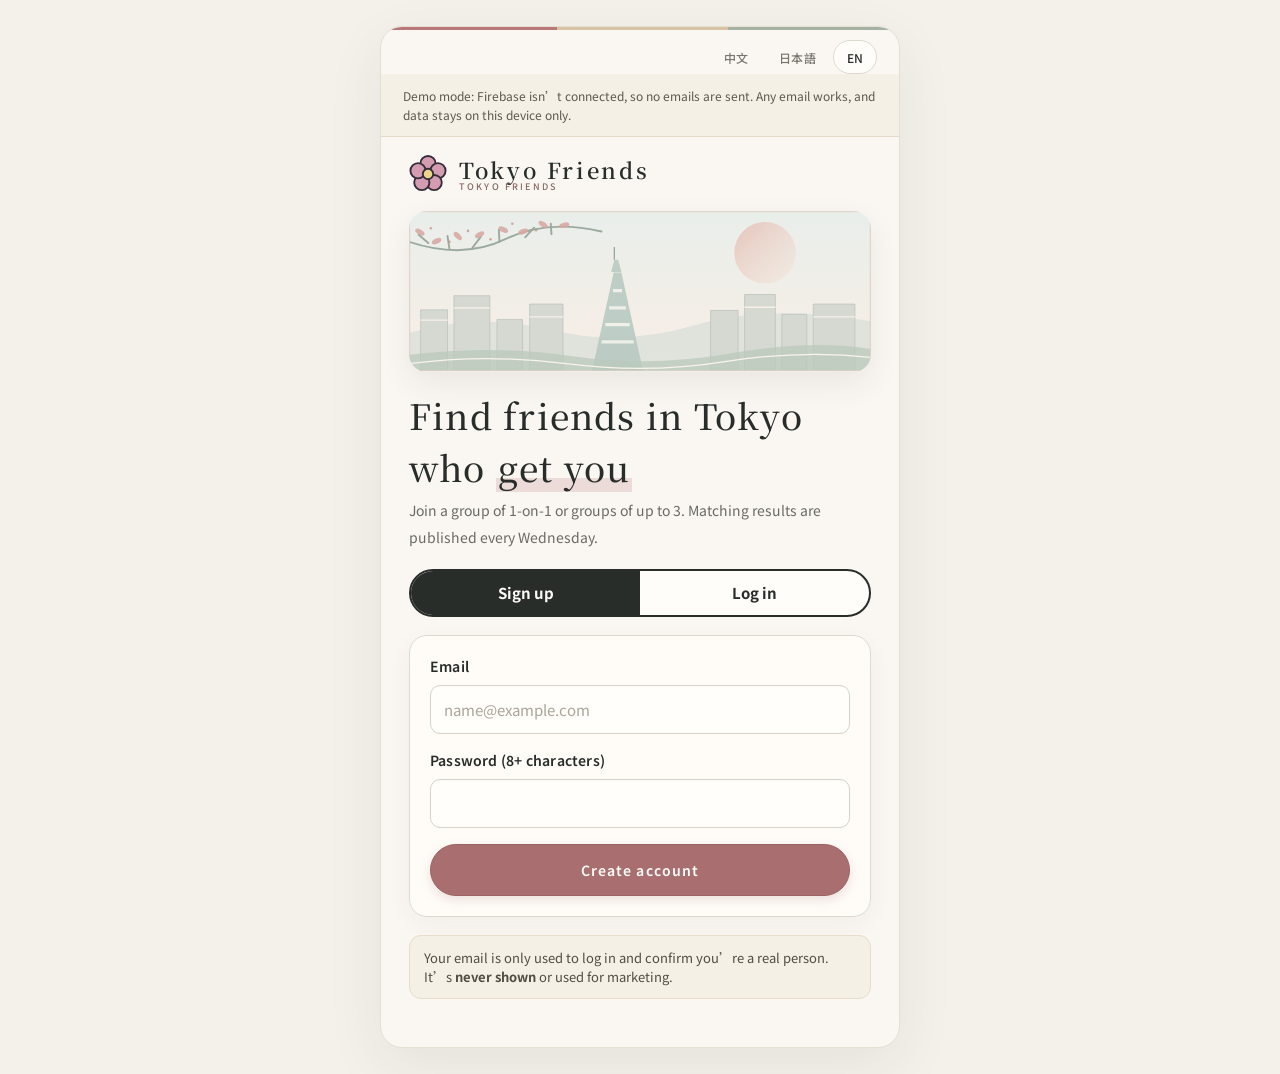
<file: index.html>
<!doctype html>
<html lang="zh-Hant">
<head>
  <meta charset="utf-8">
  <meta name="viewport" content="width=device-width, initial-scale=1, viewport-fit=cover">
  <title>東京友伴 Tokyo Friends</title>
  <meta name="description" content="在東京，找到合得來的朋友。東京で気の合う友達を。Find friends in Tokyo.">
  <link rel="preconnect" href="https://fonts.googleapis.com">
  <link rel="preconnect" href="https://fonts.gstatic.com" crossorigin>
  <link rel="stylesheet" href="https://fonts.googleapis.com/css2?family=Noto+Sans+JP:wght@400;500;600;700&family=Noto+Sans+TC:wght@400;500;600;700&family=Noto+Serif+JP:wght@400;500;600&family=Noto+Serif+TC:wght@400;500;600&display=swap">
  <link rel="stylesheet" href="style.css?v=20261018-5">
</head>
<body>
  <!-- 插畫元件（原創） -->
  <svg width="0" height="0" style="position:absolute" aria-hidden="true">
    <symbol id="plum" viewBox="0 0 40 40">
      <g fill="#FF8FB8" stroke="#3B2A45" stroke-width="2">
        <circle cx="20" cy="9" r="8"/><circle cx="30.5" cy="16.6" r="8"/><circle cx="26.5" cy="29" r="8"/>
        <circle cx="13.5" cy="29" r="8"/><circle cx="9.5" cy="16.6" r="8"/>
      </g>
      <circle cx="20" cy="20" r="5.5" fill="#FFD93D" stroke="#3B2A45" stroke-width="2"/>
    </symbol>
    <symbol id="bubbletea" viewBox="0 0 48 72">
      <path d="M27 2l-4 22" stroke="#3B2A45" stroke-width="7" stroke-linecap="round"/>
      <path d="M27 2l-4 22" stroke="#FF6FAE" stroke-width="3.5" stroke-linecap="round"/>
      <path d="M6 22h36l-5 44a4 4 0 0 1-4 4H15a4 4 0 0 1-4-4z" fill="#F7D3AE" stroke="#3B2A45" stroke-width="2.5" stroke-linejoin="round"/>
      <rect x="3" y="17" width="42" height="7" rx="3.5" fill="#FFFFFF" stroke="#3B2A45" stroke-width="2.5"/>
      <g fill="#3B2A45"><circle cx="16" cy="61" r="3.2"/><circle cx="24" cy="63" r="3.2"/><circle cx="32" cy="61" r="3.2"/><circle cx="20" cy="55" r="3.2"/><circle cx="28" cy="55" r="3.2"/></g>
      <circle cx="18" cy="38" r="2.2" fill="#3B2A45"/><circle cx="30" cy="38" r="2.2" fill="#3B2A45"/>
      <ellipse cx="13.5" cy="43" rx="3.5" ry="2" fill="#FF6FAE" opacity=".6"/><ellipse cx="34.5" cy="43" rx="3.5" ry="2" fill="#FF6FAE" opacity=".6"/>
      <path d="M21 43q3 3 6 0" fill="none" stroke="#3B2A45" stroke-width="2" stroke-linecap="round"/>
    </symbol>
    <symbol id="lantern" viewBox="0 0 30 44">
      <circle cx="15" cy="38" r="5" fill="#FFE27A" opacity=".7"/>
      <path d="M2 2h26l-5 30H7z" fill="currentColor" stroke="#3B2A45" stroke-width="2.2" stroke-linejoin="round"/>
      <path d="M8 2l2 30M22 2l-2 30" stroke="#3B2A45" stroke-width="1.2" opacity=".35"/>
      <circle cx="15" cy="36" r="2.6" fill="#FF9F1C" stroke="#3B2A45" stroke-width="1.4"/>
    </symbol>
  </svg>

  <main class="app">
    <div class="langbar" role="group" aria-label="Language">
      <button type="button" class="lang-btn" data-lang="zh">中文</button>
      <button type="button" class="lang-btn" data-lang="ja">日本語</button>
      <button type="button" class="lang-btn" data-lang="en">EN</button>
    </div>

    <div id="demo-banner" class="demo-banner" data-i18n-html="demo" hidden></div>

    <!-- 1. 手機註冊 -->
    <section id="screen-register" class="screen" hidden>
      <header class="brand">
        <svg class="brand-mark" aria-hidden="true"><use href="#plum"/></svg>
        <span class="brand-text">
          <span class="brand-name" data-i18n="brand"></span>
          <span class="brand-sub">TOKYO FRIENDS</span>
        </span>
      </header>

      <!-- Tokyo seasonal illustration: quiet ink lines and muted sakura tones -->
      <svg class="banner" viewBox="0 0 720 250" role="img" data-i18n-aria="bannerAlt">
        <defs>
          <linearGradient id="tokyo-sky" x1="0" y1="0" x2="0" y2="1">
            <stop offset="0" stop-color="#e9eeeb"/>
            <stop offset="1" stop-color="#f8eee5"/>
          </linearGradient>
          <linearGradient id="tokyo-sun" x1="0" y1="0" x2="1" y2="1">
            <stop offset="0" stop-color="#e4b8ad" stop-opacity=".8"/>
            <stop offset="1" stop-color="#f1d8c9" stop-opacity=".2"/>
          </linearGradient>
          <clipPath id="banner-clip"><rect x="1" y="1" width="718" height="248" rx="12"/></clipPath>
        </defs>
        <g clip-path="url(#banner-clip)">
          <rect width="720" height="250" fill="url(#tokyo-sky)"/>
          <circle cx="555" cy="65" r="48" fill="url(#tokyo-sun)"/>
          <path d="M0 190 Q110 158 220 185 T445 178 T720 172 V250 H0Z" fill="#d8e0d8" opacity=".72"/>
          <g fill="#d6d8d2" stroke="#b6beb7" stroke-width="1">
            <path d="M18 154h42v96H18z M70 132h56v118H70z M137 169h40v81h-40z M188 145h52v105h-52z M470 155h43v95h-43z M523 130h48v120h-48z M581 161h39v89h-39z M630 145h65v105h-65z"/>
            <path d="M18 170h42M70 151h56M188 165h52M523 150h48M630 165h65" fill="none" stroke="#f7f1e9" stroke-width="2"/>
          </g>
          <g fill="#b9c9c1" opacity=".9">
            <path d="M285 250l34-154h12l34 154z"/>
            <path d="M300 204h50M306 177h38M312 151h26M318 124h14" fill="none" stroke="#eef0e9" stroke-width="5"/>
            <path d="M315 95h16l-5-19h-6z"/>
            <path d="M320 76v-20" stroke="#8c9e96" stroke-width="2"/>
          </g>
          <g fill="none" stroke="#9caa9f" stroke-width="3" stroke-linecap="round">
            <path d="M0 48Q85 76 150 44T300 32"/>
            <path d="M30 50l-15-13M63 59l-3-20M99 57l13-17M141 48l-1-19M181 41l14-15M222 36l-1-16"/>
          </g>
          <g fill="#d8a8a1" opacity=".88">
            <ellipse cx="17" cy="33" rx="8" ry="4" transform="rotate(30 17 33)"/>
            <ellipse cx="43" cy="47" rx="8" ry="4" transform="rotate(-25 43 47)"/>
            <ellipse cx="76" cy="39" rx="8" ry="4" transform="rotate(45 76 39)"/>
            <ellipse cx="110" cy="37" rx="8" ry="4" transform="rotate(-30 110 37)"/>
            <ellipse cx="147" cy="29" rx="8" ry="4" transform="rotate(25 147 29)"/>
            <ellipse cx="178" cy="32" rx="8" ry="4" transform="rotate(-20 178 32)"/>
            <ellipse cx="209" cy="21" rx="8" ry="4" transform="rotate(35 209 21)"/>
            <ellipse cx="242" cy="22" rx="8" ry="4" transform="rotate(-15 242 22)"/>
          </g>
          <g fill="#c58c84" opacity=".72">
            <circle cx="34" cy="27" r="2"/><circle cx="63" cy="48" r="2"/><circle cx="92" cy="31" r="2"/>
            <circle cx="127" cy="44" r="2"/><circle cx="161" cy="20" r="2"/><circle cx="198" cy="30" r="2"/>
          </g>
          <path d="M0 224Q130 208 252 226T500 222T720 215V250H0Z" fill="#b9c9bd" opacity=".7"/>
          <path d="M0 238Q120 222 245 238T490 235T720 228" fill="none" stroke="#f9f3eb" stroke-width="2"/>
        </g>
        <rect x="1" y="1" width="718" height="248" rx="12" fill="none" stroke="#d9cec2" stroke-width="1.5"/>
      </svg>

      <div class="intro">
        <h1 data-i18n-html="heroTitle"></h1>
        <p class="muted" data-i18n="heroSub"></p>
      </div>

      <div class="auth-tabs" role="group" data-i18n-aria="authMode">
        <button type="button" class="auth-tab" data-mode="signup" data-i18n="tabSignup"></button>
        <button type="button" class="auth-tab" data-mode="login" data-i18n="tabLogin"></button>
      </div>

      <form id="auth-form" class="card" novalidate>
        <div class="field">
          <label for="email" data-i18n="emailLabel"></label>
          <input id="email" type="email" inputmode="email" autocomplete="email" placeholder="name@example.com" required>
        </div>
        <div class="field">
          <label for="password" id="password-label" data-i18n="passwordLabel"></label>
          <input id="password" type="password" autocomplete="new-password" minlength="8" required>
        </div>
        <button id="auth-submit" type="submit" class="btn btn-primary"></button>
        <button id="forgot" type="button" class="btn-link" data-i18n="forgot" hidden></button>
      </form>

      <div id="verify-box" class="card verify-box" hidden>
        <h2 data-i18n="verifyTitle"></h2>
        <p class="muted" id="verify-text"></p>
        <button id="verify-done" type="button" class="btn btn-primary" data-i18n="verifyDone"></button>
        <button id="verify-resend" type="button" class="btn btn-outline" data-i18n="verifyResend"></button>
        <button id="logout-0" type="button" class="btn-link" data-i18n="useOtherEmail"></button>
      </div>

      <p id="register-info" class="info" role="status"></p>
      <p id="register-error" class="error" role="alert"></p>
      <p class="note small" data-i18n-html="privacyNote"></p>
    </section>

    <!-- 2. 個人檔案 -->
    <section id="screen-profile" class="screen" hidden>
      <div class="topbar">
        <span class="step" data-i18n="step2"></span>
        <button id="logout-1" type="button" class="btn-link" data-i18n="logout"></button>
      </div>

      <div class="intro">
        <h1 data-i18n="profileTitle"></h1>
        <p class="muted" data-i18n="profileSub"></p>
      </div>

      <form id="profile-form" novalidate>
        <div class="field avatar-field">
          <span class="field-title" data-i18n="avatarTitle"></span>
          <div class="avatar-row">
            <div class="avatar-preview" aria-hidden="true">
              <img id="avatar-img" alt="" hidden>
              <span id="avatar-placeholder" class="avatar-ph"><svg><use href="#plum"/></svg></span>
            </div>
            <div class="avatar-actions">
              <label for="avatar-file" class="btn btn-outline btn-small" data-i18n="choosePhoto"></label>
              <input id="avatar-file" class="visually-hidden" type="file" accept="image/*">
              <button id="avatar-remove" type="button" class="btn-link" data-i18n="removePhoto" hidden></button>
            </div>
          </div>
          <p class="hint" data-i18n="avatarHint"></p>
        </div>

        <div class="field">
          <label for="nick" data-i18n="nick"></label>
          <input id="nick" type="text" maxlength="20" data-i18n-ph="nickPh" required>
        </div>

        <div class="field">
          <label for="line-id" data-i18n="lineIdLabel"></label>
          <input id="line-id" type="text" maxlength="100" autocomplete="off" data-i18n-ph="lineIdPlaceholder" required>
          <p class="hint" data-i18n="lineIdHint"></p>
          <label class="agree line-share-consent">
            <input id="line-share-consent" type="checkbox" required>
            <span data-i18n="lineShareConsent"></span>
          </label>
        </div>

        <div class="field">
          <label for="gender" data-i18n="myGender"></label>
          <select id="gender" required>
            <option value="" data-i18n="genderPick"></option>
            <option value="female" data-i18n="genderFemale"></option>
            <option value="male" data-i18n="genderMale"></option>
            <option value="nonbinary" data-i18n="genderNonbinary"></option>
            <option value="prefer-not-to-say" data-i18n="genderPreferNot"></option>
          </select>
        </div>

        <div class="field">
          <label for="nationality" data-i18n="nationality"></label>
          <select id="nationality" required></select>
          <input id="nationality-other" type="text" maxlength="30" data-i18n-ph="nationalityOtherPh" data-i18n-aria="nationalityOtherPh" hidden>
        </div>

        <div class="field">
          <label for="area" data-i18n="area"></label>
          <select id="area" required></select>
          <input id="area-other" type="text" maxlength="30" data-i18n-ph="areaOtherPh" hidden>
        </div>

        <fieldset class="field">
          <legend><span data-i18n="interests"></span><span id="interest-count" class="count"></span></legend>
          <div id="chips-interests" class="chip-groups"></div>
        </fieldset>

        <fieldset class="field">
          <legend data-i18n="activities"></legend>
          <div id="chips-activities" class="chip-groups"></div>
          <input id="activity-other" type="text" maxlength="40" data-i18n-ph="activityOtherPh" data-i18n-aria="activityOtherPh">
        </fieldset>

        <fieldset class="field">
          <legend data-i18n="langs"></legend>
          <div id="chips-langs" class="chips"></div>
          <div id="lang-levels" class="lang-levels"></div>
        </fieldset>

        <fieldset class="field">
          <legend data-i18n="wants"></legend>
          <div id="chips-wants" class="chips"></div>
        </fieldset>

        <fieldset class="field">
          <legend data-i18n="genderWant"></legend>
          <div id="chips-genderwant" class="chips"></div>
        </fieldset>

        <fieldset class="field">
          <legend data-i18n="ageTitle"></legend>
          <div class="free-box">
            <label for="age" class="sub-label" data-i18n="myAge"></label>
            <select id="age" required></select>
            <span class="sub-label" data-i18n="ageWant"></span>
            <div id="chips-agewant" class="chips"></div>
          </div>
          <p class="hint" data-i18n="ageHint"></p>
        </fieldset>

        <fieldset class="field">
          <legend data-i18n="friendStyle"></legend>
          <p class="hint" data-i18n="friendStyleHint"></p>
          <div id="prefs-box" class="free-box"></div>
        </fieldset>

        <fieldset class="field">
          <legend data-i18n="freeTime"></legend>
          <div class="free-box">
            <label for="lifestyle" class="sub-label" data-i18n="lifestyle"></label>
            <select id="lifestyle" required></select>
            <span class="sub-label" data-i18n="freeTimeWhen"></span>
            <div id="chips-free" class="chips"></div>
            <div class="availability-calendar">
              <p class="sub-label" data-i18n="calendarTitle"></p>
              <p class="hint" data-i18n="calendarHint"></p>
              <div id="availability-calendar" class="calendar-weeks"></div>
              <p id="availability-count" class="hint" aria-live="polite"></p>
            </div>
          </div>
        </fieldset>

        <div class="field">
          <label for="years" data-i18n="years"></label>
          <select id="years" required></select>
        </div>

        <label class="agree">
          <input id="agree" type="checkbox" required>
          <span data-i18n-html="agree"></span>
        </label>

        <p id="profile-error" class="error" role="alert"></p>
        <button type="submit" class="btn btn-primary" data-i18n="save"></button>
      </form>
    </section>

    <!-- 3. 配對結果 -->
    <section id="screen-match" class="screen" hidden>
      <div class="topbar">
        <button id="edit-profile" type="button" class="btn-link" data-i18n="editProfile"></button>
        <button id="logout-2" type="button" class="btn-link" data-i18n="logout"></button>
      </div>

      <div id="waiting" hidden>
        <div class="intro">
          <svg class="waiting-art" aria-hidden="true"><use href="#bubbletea"/></svg>
          <p class="eyebrow" data-i18n="doneEyebrow"></p>
          <h1 data-i18n="waitingTitle"></h1>
          <p class="muted" data-i18n="waitingSub"></p>
        </div>
        <div class="card summary" id="my-summary"></div>
      </div>

      <div id="group" hidden>
        <div class="intro">
          <p class="eyebrow" data-i18n="matchedEyebrow"></p>
          <h1 data-i18n="groupTitle"></h1>
        </div>
        <div class="card">
          <ul id="members" class="members"></ul>
          <div class="common">
            <div class="label" data-i18n="common"></div>
            <div id="common-tags" class="tags"></div>
          </div>
        </div>
        <div class="card meet">
          <span class="meet-icon" aria-hidden="true">
            <svg width="22" height="22" viewBox="0 0 24 24" fill="none" stroke="currentColor" stroke-width="2" stroke-linecap="round" stroke-linejoin="round"><rect x="3.5" y="5" width="17" height="15" rx="2.5"/><path d="M3.5 10h17M8 3v4M16 3v4"/></svg>
          </span>
          <div>
            <div class="meet-title" data-i18n="meetTitle"></div>
            <div id="meet-text" class="muted small"></div>
          </div>
        </div>
        <a id="chat-link" class="btn btn-primary" href="#" target="_blank" rel="noopener" data-i18n="joinChat" hidden></a>
      </div>

      <div class="footer-links">
        <a href="#rules" class="open-rules" data-i18n="rules"></a>
        <a id="report-link" href="mailto:REPLACE_WITH_CONTACT_EMAIL?subject=Tokyo%20Friends%20report" data-i18n="report"></a>
      </div>
    </section>

    <!-- 社群守則 -->
    <dialog id="rules-dialog" class="dialog">
      <h2 data-i18n="rulesTitle"></h2>
      <ul id="rules-list"></ul>
      <form method="dialog"><button class="btn btn-primary" data-i18n="gotIt"></button></form>
    </dialog>

    <div id="loading" class="loading">…</div>
  </main>

  <script type="module" src="app.js"></script>
</body>
</html>
</file>
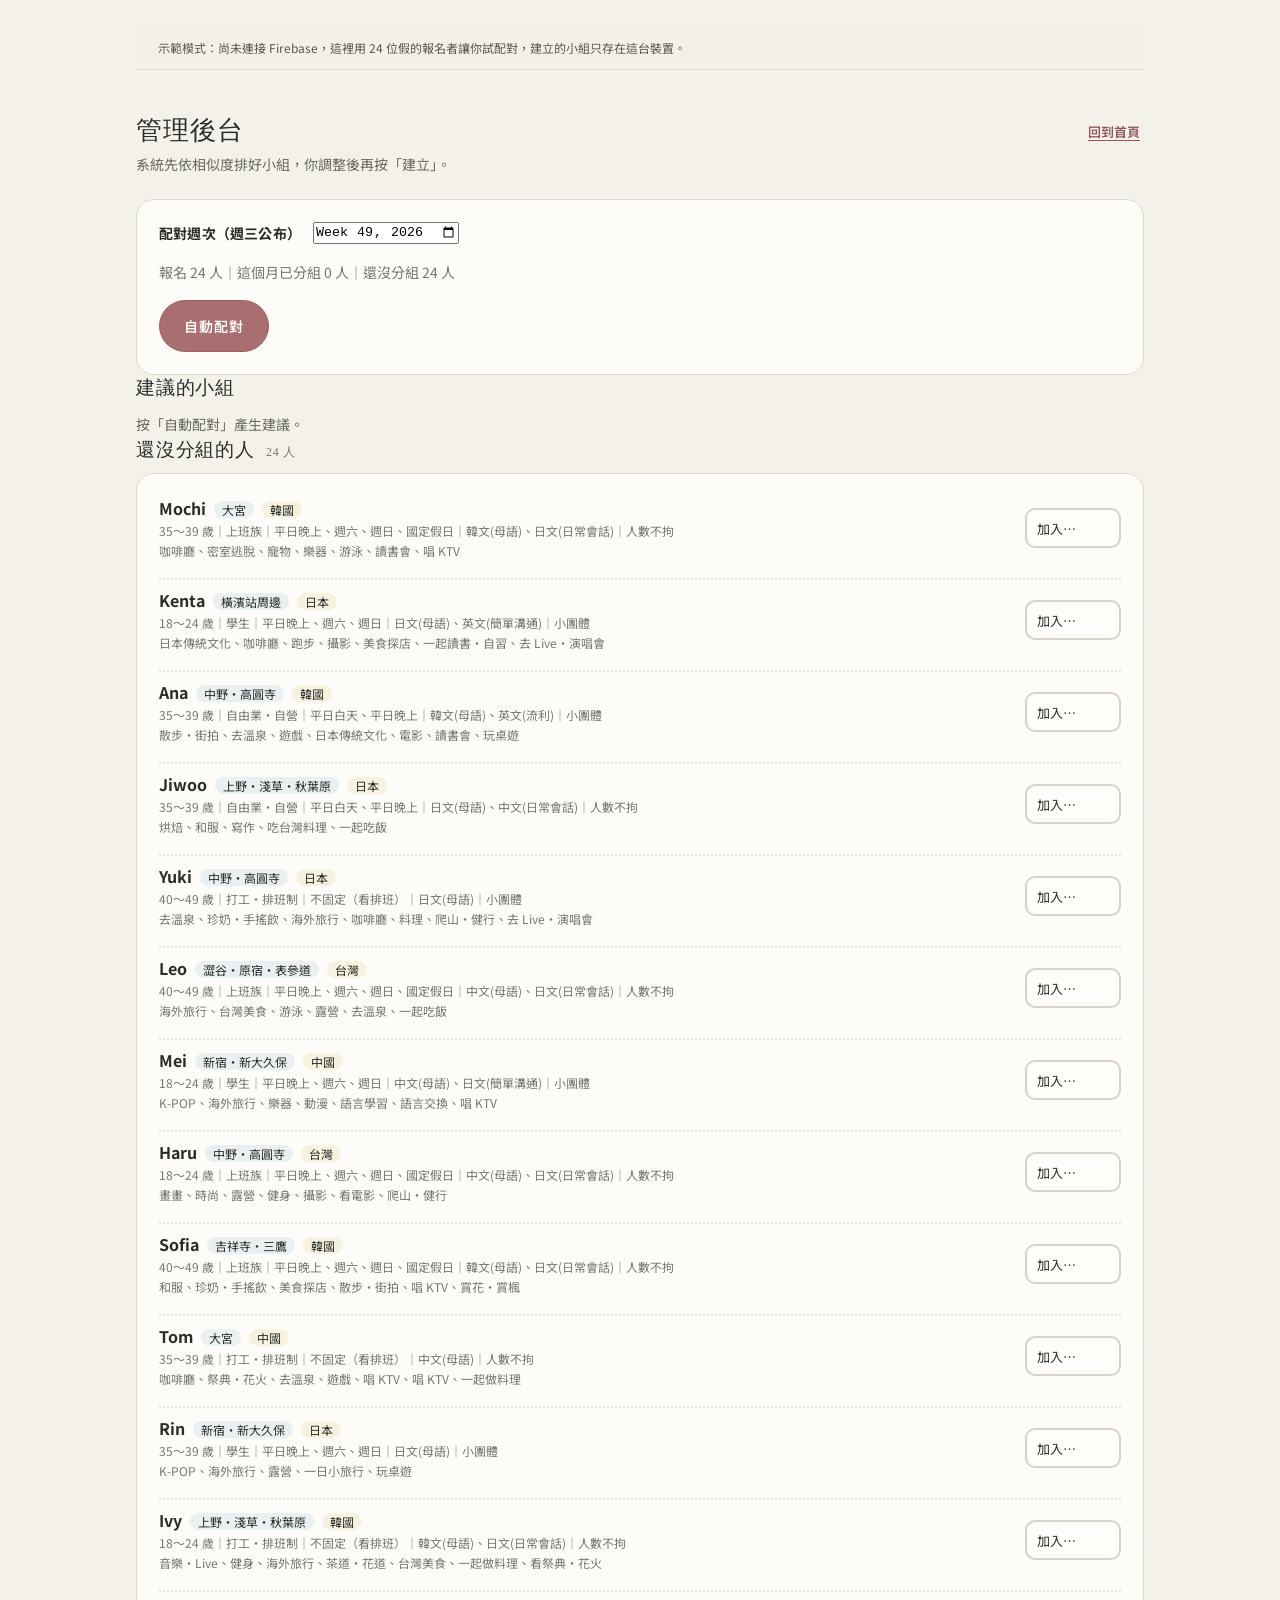
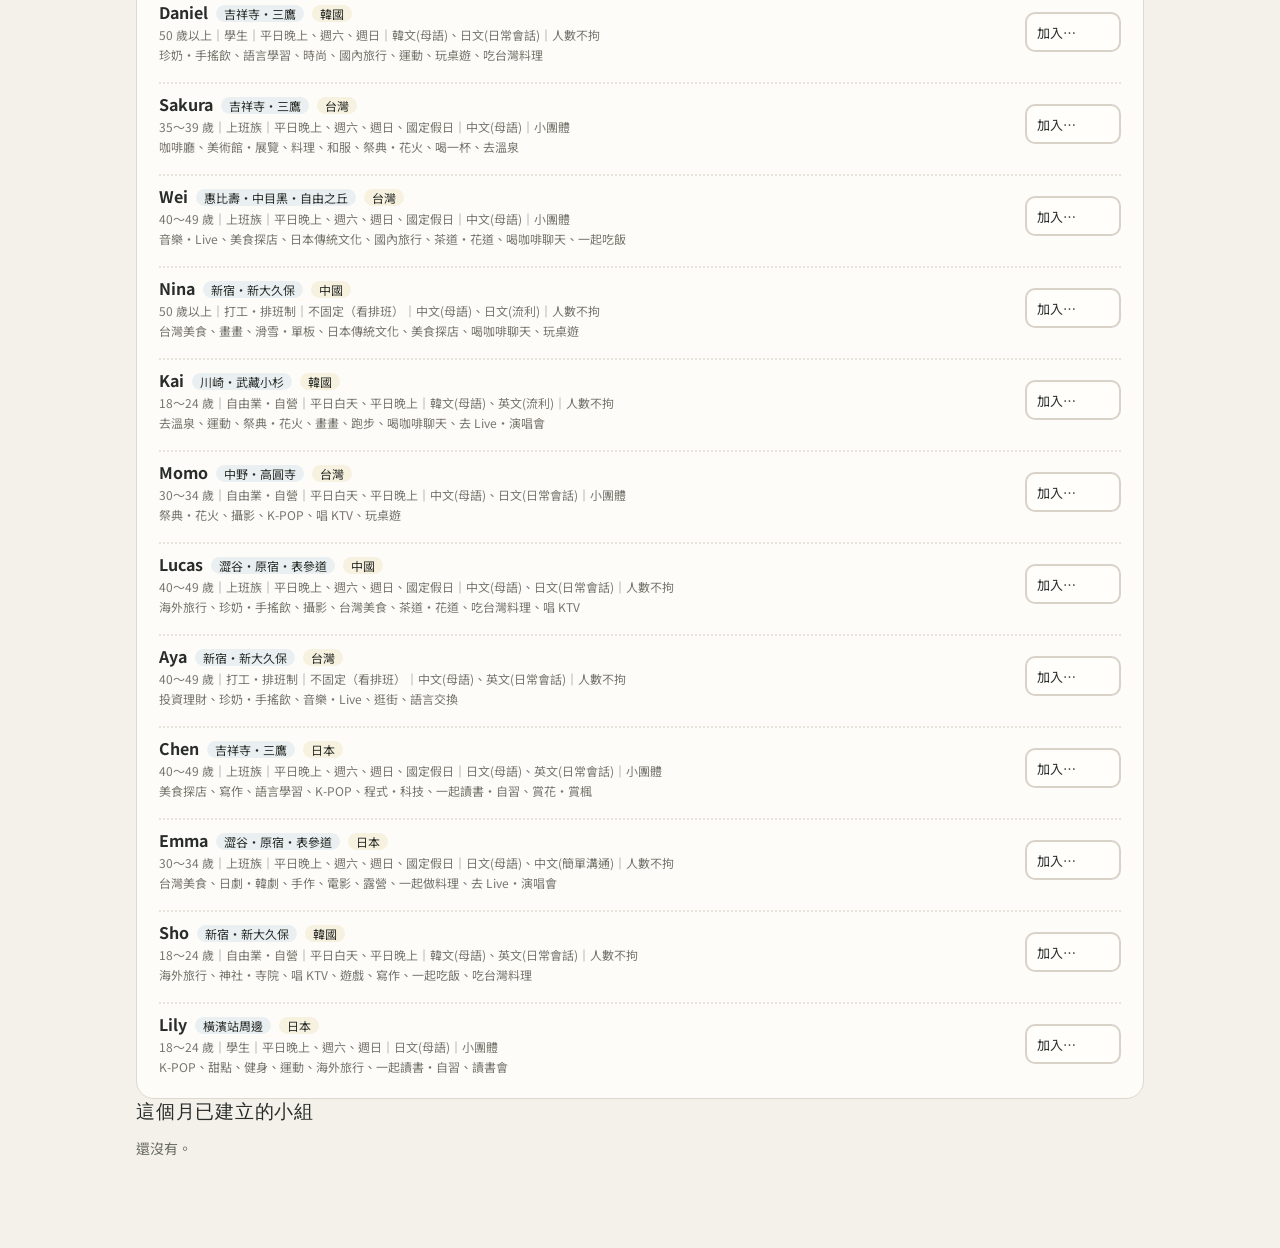
<file: admin.html>
<!doctype html>
<html lang="zh-Hant">
<head>
  <meta charset="utf-8">
  <meta name="viewport" content="width=device-width, initial-scale=1, viewport-fit=cover">
  <meta name="robots" content="noindex">
  <title>管理後台｜東京友伴</title>
  <link rel="preconnect" href="https://fonts.googleapis.com">
  <link rel="preconnect" href="https://fonts.gstatic.com" crossorigin>
  <link rel="stylesheet" href="https://fonts.googleapis.com/css2?family=Huninn&family=M+PLUS+Rounded+1c:wght@500;700;800&family=Noto+Sans+TC:wght@400;500;700&display=swap">
  <link rel="stylesheet" href="style.css">
</head>
<body class="admin-page">
  <main class="admin">
    <div id="demo-banner" class="demo-banner" hidden>
      示範模式：尚未連接 Firebase，這裡用 24 位假的報名者讓你試配對，建立的小組只存在這台裝置。
    </div>

    <header class="admin-head">
      <div>
        <h1>管理後台</h1>
        <p class="muted small">系統先依相似度排好小組，你調整後再按「建立」。</p>
      </div>
      <a href="index.html" class="btn-link">回到首頁</a>
    </header>

    <div id="gate" class="card" hidden></div>

    <div id="console" hidden>
      <section class="card admin-controls">
        <div class="admin-row">
          <label for="week">配對週次（週三公布）</label>
          <input id="week" type="week">
        </div>
        <div class="stats" id="stats"></div>
        <div class="admin-actions">
          <button id="run" type="button" class="btn btn-primary">自動配對</button>
          <button id="save-all" type="button" class="btn btn-outline" hidden>建立全部小組</button>
        </div>
        <p id="admin-msg" class="admin-msg" role="status"></p>
      </section>

      <section>
        <h2 class="admin-h2">建議的小組 <span id="sugg-count" class="count"></span></h2>
        <div id="suggestions" class="group-grid"></div>
      </section>

      <section>
        <h2 class="admin-h2">還沒分組的人 <span id="pool-count" class="count"></span></h2>
        <div id="pool" class="card pool"></div>
      </section>

      <section>
        <h2 class="admin-h2">這個月已建立的小組 <span id="saved-count" class="count"></span></h2>
        <div id="saved" class="group-grid"></div>
      </section>
    </div>
  </main>

  <script type="module" src="admin.js"></script>
</body>
</html>
</file>
<file: style.css>
/* 可愛動漫風・繽紛彩虹：圓體字・貼紙感粗外框 */
:root {
  --bg: #FFF8E7;
  --paper: #FFFFFF;
  --ink: #3B2A45;
  --muted: #65536E;
  --line: #3B2A45;
  --soft-line: #EADCF0;
  --pink: #FF6FAE;
  --pink-dark: #FF4D98;
  --pink-soft: #FFE0EE;
  --orange: #FFA845;
  --orange-soft: #FFEBD2;
  --lemon: #FFD93D;
  --lemon-soft: #FFF5C4;
  --mint: #5FDBA0;
  --mint-soft: #D6F7E8;
  --sky: #5EBEFF;
  --sky-soft: #DCF0FF;
  --lavender: #B99BFF;
  --lavender-soft: #EDE4FF;
  --error: #C2185B;
  --radius: 18px;
  --round: 'Huninn', 'M PLUS Rounded 1c', 'Noto Sans TC', sans-serif;
  --sticker: 0 4px 0 var(--ink);
}

* { box-sizing: border-box; }

html, body {
  margin: 0;
  color: var(--ink);
  font-family: var(--round);
  -webkit-text-size-adjust: 100%;
}

/* 彩色紙花背景 */
body {
  background-color: var(--bg);
  background-image: url("data:image/svg+xml,%3Csvg xmlns='http://www.w3.org/2000/svg' width='160' height='160' viewBox='0 0 160 160'%3E%3Cg opacity='.55'%3E%3Ccircle cx='18' cy='22' r='5' fill='%23FF6FAE'/%3E%3Crect x='70' y='14' width='12' height='5' rx='2.5' fill='%235EBEFF' transform='rotate(30 76 16)'/%3E%3Cpath d='M128 20l5 9h-10z' fill='%23FFD93D'/%3E%3Ccircle cx='140' cy='80' r='4' fill='%235FDBA0'/%3E%3Crect x='30' y='86' width='12' height='5' rx='2.5' fill='%23FFA845' transform='rotate(-25 36 88)'/%3E%3Cpath d='M92 70l3 6 6 1-4 4 1 6-6-3-5 3 1-6-4-4 6-1z' fill='%23B99BFF'/%3E%3Ccircle cx='60' cy='138' r='4.5' fill='%23FFD93D'/%3E%3Crect x='112' y='128' width='12' height='5' rx='2.5' fill='%23FF6FAE' transform='rotate(55 118 130)'/%3E%3Cpath d='M14 140l5 9H9z' fill='%235EBEFF'/%3E%3C/g%3E%3C/svg%3E");
  background-size: 160px 160px;
}

/* 頁面最上面的彩虹條 */
.app::before {
  content: '';
  display: block;
  height: 10px;
  background: linear-gradient(90deg,
    var(--pink) 0 16.6%, var(--orange) 16.6% 33.3%, var(--lemon) 33.3% 50%,
    var(--mint) 50% 66.6%, var(--sky) 66.6% 83.3%, var(--lavender) 83.3% 100%);
  border-bottom: 2.5px solid var(--ink);
}

a { color: #B8336A; font-weight: 700; text-underline-offset: 3px; }
a:hover { color: #8C2453; }

.app {
  max-width: 440px;
  margin: 0 auto;
  min-height: 100vh;
  min-height: 100dvh;
  padding: 0 0 48px;
}

.screen {
  display: flex;
  flex-direction: column;
  gap: 22px;
  padding: 26px 20px 0;
}
.screen[hidden], [hidden] { display: none !important; }

.demo-banner {
  background: var(--lemon);
  color: var(--ink);
  font-size: 13px;
  line-height: 1.6;
  padding: 10px 20px;
  border-bottom: 2.5px solid var(--ink);
}

/* logo */
.brand { display: flex; align-items: center; gap: 10px; }
.brand-mark { width: 36px; height: 36px; flex: none; }
.brand-text { display: flex; flex-direction: column; line-height: 1.15; }
.brand-name { font-size: 22px; font-weight: 700; letter-spacing: .08em; }
.brand-sub { font-family: 'M PLUS Rounded 1c', sans-serif; font-weight: 800; font-size: 10px; letter-spacing: .28em; color: #B8336A; }

.intro { display: flex; flex-direction: column; gap: 8px; }
h1 { margin: 0; font-size: 26px; line-height: 1.4; font-weight: 700; letter-spacing: .03em; }
.hl {
  background: linear-gradient(transparent 58%, var(--lemon) 58%);
  padding: 0 2px;
}
h2 { margin: 0 0 14px; font-size: 21px; }
.muted { margin: 0; color: var(--muted); font-size: 15px; line-height: 1.75; }
.small { font-size: 13px; }
.eyebrow {
  margin: 0;
  align-self: flex-start;
  background: var(--mint);
  border: 2px solid var(--ink);
  border-radius: 999px;
  padding: 2px 12px;
  font-size: 13px;
  font-weight: 700;
}


/* 貼紙風卡片 */
.card {
  background: var(--paper);
  border: 2.5px solid var(--ink);
  border-radius: var(--radius);
  padding: 20px;
  display: flex;
  flex-direction: column;
  gap: 16px;
  box-shadow: 0 5px 0 var(--ink);
}

.field { display: flex; flex-direction: column; gap: 8px; border: 0; padding: 0; margin: 0 0 22px; min-width: 0; }
.card .field { margin: 0; }
label, legend, .field-title { font-size: 15px; font-weight: 700; padding: 0; }
legend::before, .field > label:first-child::before, .field-title::before {
  content: '';
  display: inline-block;
  width: 10px; height: 10px;
  margin-right: 7px;
  border-radius: 50%;
  background: var(--pink);
  border: 2px solid var(--ink);
  vertical-align: 1px;
}
.card .field > label:first-child::before { display: none; }
.count { font-weight: 400; color: var(--muted); font-size: 12px; margin-left: 6px; }
.row { display: flex; gap: 8px; }

input[type="text"], input[type="tel"], select {
  height: 50px;
  width: 100%;
  min-width: 0;
  border: 2.5px solid var(--ink);
  border-radius: 14px;
  padding: 0 14px;
  font-size: 16px;
  font-family: inherit;
  background: var(--paper);
  color: var(--ink);
}
select {
  appearance: none;
  background-image: url("data:image/svg+xml,%3Csvg xmlns='http://www.w3.org/2000/svg' width='14' height='9' viewBox='0 0 14 9'%3E%3Cpath d='M2 2l5 5 5-5' fill='none' stroke='%234A3B52' stroke-width='2.5' stroke-linecap='round' stroke-linejoin='round'/%3E%3C/svg%3E");
  background-repeat: no-repeat;
  background-position: right 14px center;
  padding-right: 36px;
}
input::placeholder { color: #A898AD; }
#country { width: auto; flex: none; }
.code-input { text-align: center; font-size: 24px !important; letter-spacing: .5em; }

input:focus-visible, select:focus-visible, button:focus-visible, a:focus-visible {
  outline: 3px solid var(--sky);
  outline-offset: 2px;
}
input:focus, select:focus { background-color: var(--sky-soft); }

/* 按鈕：按下去會陷下去 */
.btn {
  height: 54px;
  border-radius: 999px;
  font-size: 17px;
  font-weight: 700;
  font-family: inherit;
  letter-spacing: .08em;
  cursor: pointer;
  display: flex; align-items: center; justify-content: center;
  text-decoration: none;
  width: 100%;
  border: 2.5px solid var(--ink);
  color: var(--ink);
  box-shadow: var(--sticker);
  transition: transform .08s, box-shadow .08s;
}
.btn:active { transform: translateY(4px); box-shadow: 0 0 0 var(--ink); }
.btn-primary { background: var(--pink); }
.btn-primary:hover { background: var(--pink-dark); color: var(--ink); }
.btn-outline { background: var(--sky); }
.btn-outline:hover { background: #7FCBFA; }
.btn[disabled] { opacity: .6; cursor: wait; }
.btn-link {
  background: none; border: 0; padding: 10px 4px; min-height: 44px;
  color: #B8336A; font: inherit; font-weight: 700; font-size: 14px; cursor: pointer;
}

/* 興趣標籤 */
.chips { display: flex; flex-wrap: wrap; gap: 8px; }
.chip {
  min-height: 40px;
  padding: 0 14px;
  border-radius: 999px;
  border: 2px solid var(--ink);
  background: var(--paper);
  color: var(--ink);
  font: inherit;
  font-size: 14px;
  cursor: pointer;
  transition: transform .1s, background-color .15s;
}
/* 沒選的時候是淡彩色，選了變成鮮豔色＋浮起來 */
.chip:nth-child(6n+1) { background: var(--pink-soft); }
.chip:nth-child(6n+2) { background: var(--orange-soft); }
.chip:nth-child(6n+3) { background: var(--lemon-soft); }
.chip:nth-child(6n+4) { background: var(--mint-soft); }
.chip:nth-child(6n+5) { background: var(--sky-soft); }
.chip:nth-child(6n+6) { background: var(--lavender-soft); }
.chip:hover { filter: brightness(.96); }
.chip[aria-pressed="true"] {
  font-weight: 700;
  box-shadow: 0 3px 0 var(--ink);
  transform: translateY(-2px);
}
.chip[aria-pressed="true"]::before { content: '♥ '; }
.chip:nth-child(6n+1)[aria-pressed="true"] { background: var(--pink); }
.chip:nth-child(6n+2)[aria-pressed="true"] { background: var(--orange); }
.chip:nth-child(6n+3)[aria-pressed="true"] { background: var(--lemon); }
.chip:nth-child(6n+4)[aria-pressed="true"] { background: var(--mint); }
.chip:nth-child(6n+5)[aria-pressed="true"] { background: var(--sky); }
.chip:nth-child(6n+6)[aria-pressed="true"] { background: var(--lavender); }

/* 個人檔案每一區用不同顏色的圓點 */
#profile-form > .field:nth-of-type(6n+1) > .field-title::before,
#profile-form > .field:nth-of-type(6n+1) > label::before,
#profile-form > .field:nth-of-type(6n+1) > legend::before { background: var(--pink); }
#profile-form > .field:nth-of-type(6n+2) > label::before,
#profile-form > .field:nth-of-type(6n+2) > legend::before { background: var(--orange); }
#profile-form > .field:nth-of-type(6n+3) > label::before,
#profile-form > .field:nth-of-type(6n+3) > legend::before { background: var(--lemon); }
#profile-form > .field:nth-of-type(6n+4) > label::before,
#profile-form > .field:nth-of-type(6n+4) > legend::before { background: var(--mint); }
#profile-form > .field:nth-of-type(6n+5) > label::before,
#profile-form > .field:nth-of-type(6n+5) > legend::before { background: var(--sky); }
#profile-form > .field:nth-of-type(6n+6) > label::before,
#profile-form > .field:nth-of-type(6n+6) > legend::before { background: var(--lavender); }

/* 頭像 */
.avatar-row { display: flex; align-items: center; gap: 18px; }
.avatar-preview {
  width: 92px; height: 92px; flex: none;
  border-radius: 50%;
  border: 2.5px solid var(--ink);
  background: var(--pink-soft);
  box-shadow: 0 4px 0 var(--ink);
  overflow: hidden;
  display: flex; align-items: center; justify-content: center;
}
.avatar-preview img { width: 100%; height: 100%; object-fit: cover; display: block; }
.avatar-actions { display: flex; flex-direction: column; align-items: flex-start; gap: 4px; }
.btn-small { height: 44px; width: auto; padding: 0 20px; font-size: 14px; }
.visually-hidden {
  position: absolute !important; width: 1px; height: 1px; padding: 0; margin: -1px;
  overflow: hidden; clip: rect(0 0 0 0); white-space: nowrap; border: 0;
}
.avatar-actions .btn:has(+ .visually-hidden:focus-visible) { outline: 3px solid var(--sky); outline-offset: 2px; }
.hint { margin: 0; font-size: 12px; line-height: 1.7; color: var(--muted); }
#area-other, #activity-other { margin-top: 4px; }

.agree { display: flex; gap: 10px; align-items: flex-start; font-weight: 400; font-size: 14px; line-height: 1.7; margin: 4px 0 18px; }
.agree::before { display: none !important; }
.agree input { width: 22px; height: 22px; margin-top: 2px; flex: none; accent-color: var(--pink-dark); }

.note {
  display: flex; gap: 10px; align-items: flex-start;
  background: var(--lemon-soft);
  border: 2px dashed var(--ink);
  border-radius: 14px;
  padding: 12px 14px;
  color: var(--ink);
}
.note svg { flex: none; margin-top: 2px; }
.note p { margin: 0; font-size: 13px; line-height: 1.7; color: var(--ink); }

.error {
  color: var(--error); font-size: 14px; margin: 0; font-weight: 700;
  background: var(--pink-soft); border-radius: 12px; padding: 8px 12px;
}
.error:empty { display: none; }

.topbar { display: flex; justify-content: space-between; align-items: center; }
.step {
  font-size: 13px; font-weight: 700;
  background: var(--paper);
  border: 2px solid var(--ink);
  border-radius: 999px;
  padding: 3px 12px;
}

/* 小組成員 */
.members { list-style: none; margin: 0; padding: 0; display: flex; flex-direction: column; }
.member { display: flex; align-items: center; gap: 14px; padding: 10px 0; border-bottom: 2px dotted var(--soft-line); }
.member:last-child { border-bottom: 0; }
.avatar {
  width: 48px; height: 48px; border-radius: 50%; flex: none;
  border: 2.5px solid var(--ink);
  display: flex; align-items: center; justify-content: center;
  font-weight: 700; font-size: 18px;
  overflow: hidden;
}
.avatar img { width: 100%; height: 100%; object-fit: cover; display: block; }
.avatar:has(img) { background: var(--paper); }
.avatar-lg { width: 68px; height: 68px; font-size: 26px; }
.summary-head { display: flex; align-items: center; gap: 14px; padding-bottom: 14px; border-bottom: 2px dotted var(--soft-line); }
.member-name { font-size: 17px; font-weight: 700; }
.member-meta { font-size: 13px; color: var(--muted); }

.common { border-top: 2px dotted var(--soft-line); padding-top: 14px; display: flex; flex-direction: column; gap: 10px; }
.label { font-size: 14px; font-weight: 700; }
.tags { display: flex; flex-wrap: wrap; gap: 6px; }
.tag { padding: 5px 12px; border-radius: 999px; border: 2px solid var(--ink); background: var(--sky-soft); font-size: 13px; }
.tag:nth-child(3n+2) { background: var(--pink-soft); }
.tag:nth-child(3n+3) { background: var(--lemon-soft); }

.meet { flex-direction: row; align-items: center; gap: 14px; background: var(--sky-soft); }
.meet-icon {
  width: 46px; height: 46px; border-radius: 14px; flex: none;
  background: var(--paper); color: var(--ink);
  border: 2px solid var(--ink);
  display: flex; align-items: center; justify-content: center;
}
.meet-title { font-size: 16px; font-weight: 700; }
.meet .muted { color: var(--ink); }

.summary dl { margin: 0; display: grid; grid-template-columns: auto 1fr; gap: 10px 14px; font-size: 14px; line-height: 1.6; }
.summary dt {
  font-weight: 700;
  background: var(--pink-soft);
  border-radius: 8px;
  padding: 0 8px;
  align-self: start;
}
.summary dd { margin: 0; }

.footer-links { display: flex; justify-content: center; gap: 28px; font-size: 13px; padding-top: 8px; }

.dialog {
  border: 2.5px solid var(--ink); border-radius: 22px; padding: 24px;
  max-width: min(400px, calc(100vw - 32px));
  background: var(--paper);
  box-shadow: 0 6px 0 var(--ink);
  color: var(--ink); font-family: inherit;
}
.dialog::backdrop { background: rgba(74, 59, 82, .45); }
.dialog ul { padding-left: 20px; margin: 0 0 22px; line-height: 1.9; font-size: 15px; }
.dialog li::marker { content: '✿ '; color: #B8336A; }

.loading { text-align: center; color: var(--muted); padding: 80px 20px; }

/* 繽紛：每張卡片不同底色 */
#phone-form { background: var(--sky-soft); }
#code-form { background: var(--lavender-soft); }
#group > .card:not(.meet) { background: var(--paper); }
.meet { background: var(--orange-soft); }
.summary { background: var(--mint-soft); }
.summary dt { background: var(--paper); border: 2px solid var(--ink); }
.avatar-preview { background: var(--orange-soft); }
.step { background: var(--lemon); }
.eyebrow { background: var(--pink); }
.note { background: var(--mint-soft); }
.tag:nth-child(4n+1) { background: var(--sky-soft); }
.tag:nth-child(4n+2) { background: var(--pink-soft); }
.tag:nth-child(4n+3) { background: var(--lemon-soft); }
.tag:nth-child(4n+4) { background: var(--mint-soft); }
.dialog { background: var(--lemon-soft); }
.agree input { accent-color: var(--pink-dark); }

/* 日文、英文用適合的字體 */
html[lang="ja"] { --round: 'M PLUS Rounded 1c', 'Noto Sans JP', sans-serif; }
html[lang="en"] { --round: 'M PLUS Rounded 1c', 'Noto Sans TC', sans-serif; }

/* 語言切換 */
.langbar {
  display: flex;
  justify-content: flex-end;
  gap: 6px;
  padding: 10px 16px 0;
}
.lang-btn {
  min-height: 36px;
  min-width: 44px;
  padding: 0 12px;
  border-radius: 999px;
  border: 2px solid var(--ink);
  background: var(--paper);
  color: var(--ink);
  font: inherit;
  font-size: 13px;
  font-weight: 700;
  cursor: pointer;
}
.lang-btn[aria-pressed="true"] { background: var(--ink); color: var(--paper); }

/* 首頁：精簡成一個畫面 */
#screen-register { gap: 16px; padding-top: 12px; }
#screen-register .intro { gap: 4px; }
#screen-register .card { padding: 16px; gap: 12px; }
#screen-register .note { margin: 0; padding: 10px 12px; }
.banner { display: block; width: 100%; height: auto; filter: drop-shadow(0 4px 0 var(--ink)); }

.avatar-ph { display: flex; }
.avatar-ph svg { width: 54px; height: 54px; }
.waiting-art { width: 56px; height: 84px; align-self: center; margin-bottom: 4px; }

/* 小組頁的卡片之間留空間；首頁提示文字正常換行 */
#group, #waiting { display: flex; flex-direction: column; gap: 18px; }
#screen-register .note { display: block; }

/* 分類標籤：每類一個顏色 */
.chip-groups { display: flex; flex-direction: column; gap: 14px; }
.chip-group {
  --c: var(--pink); --c-soft: var(--pink-soft);
  background: var(--paper);
  border: 2px solid var(--ink);
  border-radius: 16px;
  padding: 10px 12px 12px;
  display: flex; flex-direction: column; gap: 8px;
}
.chip-group[data-c="1"] { --c: var(--orange); --c-soft: var(--orange-soft); }
.chip-group[data-c="2"] { --c: var(--mint); --c-soft: var(--mint-soft); }
.chip-group[data-c="3"] { --c: var(--sky); --c-soft: var(--sky-soft); }
.chip-group[data-c="4"] { --c: var(--lavender); --c-soft: var(--lavender-soft); }
.chip-group[data-c="5"] { --c: var(--lemon); --c-soft: var(--lemon-soft); }
.chip-cat {
  align-self: flex-start;
  font-size: 13px;
  font-weight: 700;
  background: var(--c);
  border: 2px solid var(--ink);
  border-radius: 999px;
  padding: 1px 12px;
}
.chip-group .chip,
.chip-group .chip:nth-child(n) { background: var(--c-soft); }
.chip-group .chip[aria-pressed="true"],
.chip-group .chip:nth-child(n)[aria-pressed="true"] { background: var(--c); }

/* 空閒時間 */
.free-box {
  background: var(--paper);
  border: 2px solid var(--ink);
  border-radius: 16px;
  padding: 12px;
  display: flex; flex-direction: column; gap: 8px;
}
.sub-label { font-size: 13px; font-weight: 700; color: var(--muted); }
.sub-label::before { display: none !important; }
.free-box .chips { margin-bottom: 2px; }
.free-box .sub-label:not(:first-child) { margin-top: 6px; }

/* 大分類 → 小項目（折疊） */
.chip-groups { display: grid; grid-template-columns: repeat(2, minmax(0, 1fr)); grid-auto-flow: row dense; gap: 8px; }
.chip-group { padding: 0; gap: 0; overflow: hidden; border-radius: 14px; background: var(--c-soft); }
.chip-group.open { grid-column: 1 / -1; background: var(--paper); }
.cat-head {
  width: 100%;
  min-height: 48px;
  display: flex; align-items: center; gap: 8px;
  padding: 0 12px;
  border: 0;
  background: transparent;
  color: var(--ink);
  font: inherit; font-size: 14px; font-weight: 700;
  text-align: left;
  cursor: pointer;
}
.chip-group.open .cat-head { background: var(--c); border-bottom: 2px solid var(--ink); }
.cat-name { flex: 1; min-width: 0; }
.cat-count {
  min-width: 22px; height: 22px; padding: 0 6px;
  border-radius: 999px;
  background: var(--ink); color: var(--paper);
  font-size: 12px; line-height: 22px; text-align: center;
}
.cat-arrow {
  width: 9px; height: 9px; flex: none;
  border-right: 2.5px solid var(--ink); border-bottom: 2.5px solid var(--ink);
  transform: rotate(45deg) translateY(-2px);
  transition: transform .15s;
}
.chip-group.open .cat-arrow { transform: rotate(-135deg) translate(-2px, 0); }
.cat-panel { padding: 12px; }
.cat-panel[hidden] { display: none !important; }
.chip-group.has-picked:not(.open) { box-shadow: 0 3px 0 var(--ink); }

/* ===== 管理後台 ===== */
.admin { max-width: 1040px; margin: 0 auto; padding: 0 16px 60px; display: flex; flex-direction: column; gap: 22px; }
.admin-head { display: flex; justify-content: space-between; align-items: flex-start; gap: 12px; padding-top: 20px; }
.admin-head h1 { font-size: 26px; }
.admin-h2 { font-size: 19px; margin: 0 0 10px; }
.admin-controls { gap: 12px; }
.admin-row { display: flex; align-items: center; gap: 12px; flex-wrap: wrap; }
.admin-row label { font-weight: 700; }
.admin-row input[type="month"] { height: 44px; border: 2.5px solid var(--ink); border-radius: 12px; padding: 0 10px; font: inherit; background: var(--paper); color: var(--ink); }
.stats { font-size: 14px; color: var(--muted); }
.admin-actions { display: flex; gap: 10px; flex-wrap: wrap; }
.admin-actions .btn { width: auto; padding: 0 24px; }
.admin-msg { margin: 0; font-size: 14px; font-weight: 700; color: #1E5E47; }
.admin-msg:empty { display: none; }
.group-grid { display: grid; grid-template-columns: repeat(auto-fill, minmax(min(100%, 320px), 1fr)); gap: 16px; align-items: start; }
.group-card { gap: 10px; }
.group-card h3 { margin: 0; font-size: 17px; }
.group-head { display: flex; justify-content: space-between; align-items: center; gap: 8px; }
.score { font-size: 12px; font-weight: 700; background: var(--mint); border: 2px solid var(--ink); border-radius: 999px; padding: 2px 10px; white-space: nowrap; }
.warn { font-size: 13px; font-weight: 700; color: #8C2453; background: var(--pink-soft); border-radius: 10px; padding: 6px 10px; }
.group-common { font-size: 13px; color: var(--muted); line-height: 1.6; }
.person { border-top: 2px dotted var(--soft-line); padding-top: 8px; display: grid; grid-template-columns: 1fr auto; gap: 2px 10px; }
.person-top { display: flex; gap: 8px; align-items: baseline; flex-wrap: wrap; }
.person-name { font-weight: 700; }
.person-area { font-size: 12px; background: var(--sky-soft); border-radius: 999px; padding: 0 8px; }
.person-meta, .person-likes { grid-column: 1; font-size: 12px; color: var(--muted); line-height: 1.5; }
.person .move { grid-column: 2; grid-row: 1 / span 3; align-self: center; height: 40px; width: auto; font-size: 13px; padding: 0 30px 0 10px; border-width: 2px; border-radius: 10px; }
.group-card input[type="url"], .group-card input[type="text"] { height: 42px; font-size: 14px; border-width: 2px; }
.group-card .btn-small { align-self: flex-start; }
.pool { gap: 4px; }
.pool .person:first-child { border-top: 0; padding-top: 0; }
.saved-card { background: var(--mint-soft); }
.saved-card .btn-link { align-self: flex-start; }
.uid { display: block; font-size: 14px; background: var(--lemon-soft); border: 2px dashed var(--ink); border-radius: 10px; padding: 10px; word-break: break-all; margin-top: 8px; }

/* 語言程度 */
.lang-levels { display: flex; flex-direction: column; gap: 8px; }
.lang-levels:empty { display: none; }
.lang-level {
  display: grid; grid-template-columns: minmax(0, 7em) 1fr; align-items: center; gap: 10px;
  background: var(--paper); border: 2px solid var(--ink); border-radius: 14px; padding: 8px 10px;
}
.lang-level label { font-size: 14px; font-weight: 700; }
.lang-level label::before { display: none !important; }
.lang-level select { height: 42px; font-size: 15px; border-width: 2px; }

/* 註冊／登入 */
.auth-tabs { display: grid; grid-template-columns: 1fr 1fr; gap: 0; border: 2.5px solid var(--ink); border-radius: 999px; overflow: hidden; background: var(--paper); }
.auth-tab { min-height: 44px; border: 0; background: transparent; color: var(--ink); font: inherit; font-weight: 700; font-size: 15px; cursor: pointer; }
.auth-tab[aria-pressed="true"] { background: var(--ink); color: var(--paper); }
input[type="email"], input[type="password"] {
  height: 50px; width: 100%; min-width: 0;
  border: 2.5px solid var(--ink); border-radius: 14px; padding: 0 14px;
  font-size: 16px; font-family: inherit; background: var(--paper); color: var(--ink);
}
#forgot { align-self: center; }
.verify-box h2 { margin: 0; font-size: 20px; }
.info { margin: 0; font-size: 14px; font-weight: 700; color: #1E5E47; background: var(--mint-soft); border-radius: 12px; padding: 8px 12px; }
.info:empty { display: none; }
.person-nat { font-size: 12px; background: var(--lemon-soft); border-radius: 999px; padding: 0 8px; }
#nationality-other { margin-top: 4px; }


/* ===== Tokyo Friends — refined Japanese editorial design ===== */
:root {
  --bg: #f6f2ec;
  --paper: #fffdfa;
  --ink: #302d2a;
  --muted: #79716a;
  --line: #dcd3c9;
  --soft-line: #e9e1d8;
  --pink: #bd827d;
  --pink-dark: #9d625f;
  --pink-soft: #f4e7e3;
  --orange: #c28c68;
  --orange-soft: #f4e9de;
  --lemon: #e7d9b8;
  --lemon-soft: #f6f0e2;
  --mint: #9aab9b;
  --mint-soft: #e9eee8;
  --sky: #a7b9c0;
  --sky-soft: #edf1f1;
  --lavender: #b9aab5;
  --lavender-soft: #f0ebef;
  --error: #a33f3b;
  --radius: 16px;
  --round: 'Noto Sans TC', 'Noto Sans JP', sans-serif;
  --sticker: 0 7px 22px rgba(57, 43, 33, .06);
}
html { background: var(--bg); }
body {
  background: var(--bg);
  background-image: radial-gradient(rgba(119, 93, 72, .06) .65px, transparent .65px);
  background-size: 7px 7px;
  color: var(--ink);
  font-family: var(--round);
  font-weight: 400;
}
.app { max-width: 520px; padding-bottom: 56px; }
.app::before { height: 3px; background: #a9625d; border: 0; }
.screen { gap: 22px; padding: 24px 22px 0; }
#screen-register { gap: 18px; padding-top: 18px; }
a { color: #985d58; font-weight: 500; }
a:hover { color: #77413e; }
.brand { gap: 12px; }
.brand-mark { width: 30px; height: 30px; filter: saturate(.45); }
.brand-name {
  font-family: 'Noto Serif JP', 'Noto Serif TC', serif;
  font-weight: 500; font-size: 25px; letter-spacing: .015em;
}
.brand-sub {
  font-family: 'Noto Sans JP', sans-serif;
  font-size: 9px; font-weight: 500; letter-spacing: .28em;
  color: #9c6a63;
}
.intro { gap: 7px; }
h1, h2, .verify-box h2 {
  font-family: 'Noto Serif JP', 'Noto Serif TC', serif;
  font-weight: 500; letter-spacing: .035em;
}
h1 { font-size: 27px; line-height: 1.55; }
h2 { font-size: 21px; }
.hl { background: linear-gradient(transparent 68%, #ead8d1 68%); }
.muted { color: #716a63; font-size: 14px; line-height: 1.9; }
.eyebrow {
  background: #f1e4df; color: #8e5b56; border: 1px solid #ddc6bf;
  border-radius: 3px; padding: 4px 10px; font-size: 11px; letter-spacing: .08em;
}
.card {
  background: rgba(255, 253, 250, .96);
  border: 1px solid var(--line); border-radius: 18px;
  padding: 22px; gap: 18px; box-shadow: var(--sticker);
}
.field { gap: 9px; margin-bottom: 24px; }
label, legend, .field-title { font-size: 14px; font-weight: 500; letter-spacing: .015em; }
legend::before, .field > label:first-child::before, .field-title::before {
  width: 5px; height: 5px; margin-right: 9px; border: 0;
  border-radius: 50%; background: #b77b74; vertical-align: 2px;
}
input[type="text"], input[type="tel"], input[type="email"], input[type="password"], select {
  height: 49px; border: 1px solid #d8d0c7; border-radius: 10px;
  padding: 0 14px; background: #fffdfa; color: var(--ink);
  font-size: 15px; font-weight: 400;
}
input::placeholder { color: #aaa097; }
select { background-color: #fffdfa; }
input:focus, select:focus { background-color: #fffdfa; border-color: #b77b74; }
input:focus-visible, select:focus-visible, button:focus-visible, a:focus-visible {
  outline: 2px solid #b77b74; outline-offset: 3px;
}
.btn {
  height: 52px; border: 1px solid #a86e68; border-radius: 10px;
  color: #fffdfa; box-shadow: none; font-size: 15px; font-weight: 500;
  letter-spacing: .08em; transition: background .15s, transform .15s;
}
.btn:active { transform: translateY(1px); box-shadow: none; }
.btn-primary { background: #a96e68; }
.btn-primary:hover { background: #8f5853; color: #fffdfa; }
.btn-outline { background: #f3ece5; color: #4a403a; border-color: #d8cfc5; }
.btn-outline:hover { background: #eae0d6; }
.btn-link { color: #97615b; font-weight: 500; }
.chips { gap: 8px; }
.chip {
  min-height: 39px; padding: 0 14px; border-radius: 9px;
  border: 1px solid #d9d0c7; background: #fffdfa !important;
  color: #5d554e; font-size: 13px; transition: background-color .15s, border-color .15s;
}
.chip:nth-child(n) { background: #fffdfa !important; }
.chip:hover { filter: none; border-color: #bd8c84; }
.chip[aria-pressed="true"], .chip:nth-child(n)[aria-pressed="true"] {
  background: #f2e2de !important; color: #844f4b; border-color: #c99a92;
  box-shadow: none; transform: none; font-weight: 600;
}
.chip[aria-pressed="true"]::before { content: none; }
.chip-group, .chip-group[data-c] {
  background: #fffdfa; border: 1px solid #ded5cb; border-radius: 12px; box-shadow: none;
}
.chip-group.open { background: #fffdfa; }
.cat-head { min-height: 46px; font-size: 13px; font-weight: 500; }
.chip-group.open .cat-head { background: #f2e5df; border-bottom: 1px solid #ded5cb; }
.cat-count { background: #9e6c65; color: #fffdfa; font-weight: 500; }
.cat-arrow { border-color: #87776c; }
.free-box {
  background: #fbf8f3; border: 1px solid #e2d9cf; border-radius: 12px; padding: 13px;
}
.sub-label { color: #7b7067; font-size: 12px; font-weight: 500; }
.lang-level { background: #fbf8f3; border: 1px solid #e2d9cf; border-radius: 10px; }
.lang-level select { border: 1px solid #d8d0c7; border-radius: 8px; }
.avatar-preview { border: 1px solid #d9c9c0; box-shadow: none; background: #f2e7df; }
.avatar { border: 1px solid #d9c9c0; }
.avatar-lg { border-width: 1px; }
.avatar-preview img, .avatar img { border-radius: inherit; }
.agree { font-size: 13px; color: #6d655e; }
.agree input { accent-color: #a96e68; }
.note {
  background: #f4eee5; border: 1px solid #e1d6c9; border-radius: 10px;
  color: #655b52; padding: 12px 14px;
}
.note p { color: #655b52; }
.error { color: #9d403a; background: #f8e9e5; border-radius: 8px; font-weight: 500; }
.info { color: #4d6755; background: #eaf0e8; border-radius: 8px; font-weight: 500; }
.topbar { gap: 10px; }
.step { background: #f0e5df; border: 1px solid #dfc9c1; color: #8c5d57; border-radius: 5px; font-weight: 500; }
.member { border-bottom: 1px solid var(--soft-line); }
.summary-head { border-bottom: 1px solid var(--soft-line); }
.common { border-top: 1px solid var(--soft-line); }
.meet { background: #f4eee5; }
.meet-icon { border: 1px solid #ded2c6; border-radius: 12px; }
.tag, .tag:nth-child(n) { background: #f2e7e2; border: 1px solid #e3d1ca; border-radius: 6px; color: #6d514b; }
.summary dt, .summary dt:nth-child(n) { background: #f4eee6; border: 0; border-radius: 5px; font-weight: 500; }
.footer-links { color: #8a7b70; }
.dialog { border: 1px solid #ded4c9; border-radius: 16px; box-shadow: 0 16px 45px rgba(57,43,33,.14); background: #fffdfa; }
.dialog li::marker { content: '・'; color: #a96e68; }
.langbar { gap: 4px; padding: 12px 22px 0; }
.lang-btn {
  min-height: 34px; border: 1px solid transparent; border-radius: 6px;
  background: transparent; color: #71675f; font-size: 12px; font-weight: 500;
}
.lang-btn[aria-pressed="true"] { background: #efe0db; color: #8e5b56; border-color: #e0c8c0; }
.banner { filter: none; }
#screen-register .card { padding: 20px; gap: 16px; }
#screen-register .note { padding: 12px 14px; }
#phone-form, #code-form { background: #fffdfa; }
#group > .card:not(.meet) { background: #fffdfa; }
.summary, .saved-card { background: #f3eee7; }
.avatar-preview { background: #f3e8e1; }
.eyebrow { background: #f1e4df; }
.note { background: #f4eee5; }
.step { background: #f0e5df; }
.dialog { background: #fffdfa; }
.admin .card, .admin .btn, .admin input, .admin .score, .admin .warn { box-shadow: none; }
html[lang="ja"] { --round: 'Noto Sans JP', sans-serif; }
html[lang="en"] { --round: 'Noto Sans TC', sans-serif; }
@media (max-width: 380px) {
  .screen { padding-left: 16px; padding-right: 16px; }
  #screen-register .card { padding: 16px; }
  .brand-name { font-size: 23px; }
}

/* 8-week availability calendar */
.availability-calendar { margin-top: 14px; display: grid; gap: 12px; }
.calendar-weeks { display: grid; gap: 12px; }
.calendar-week { border: 1px solid #ded5cb; border-radius: 12px; padding: 12px; background: #fffdfa; }
.calendar-week-title { margin: 0 0 10px; font-size: 14px; font-weight: 600; color: var(--ink); }
.calendar-day { display: grid; grid-template-columns: 70px minmax(0,1fr); gap: 8px; align-items: start; padding: 9px 0; border-top: 1px solid #eee6de; }
.calendar-date { font-size: 13px; font-weight: 600; padding-top: 8px; }
.calendar-blocks { display: grid; grid-template-columns: repeat(3,minmax(0,1fr)); gap: 5px; }
.calendar-slot { display: flex; flex-direction: column; align-items: center; justify-content: center; gap: 4px; min-height: 52px; border: 1px solid #ded5cb; border-radius: 8px; background: #fbf8f3; color: #655b52; font-size: 10px; text-align: center; padding: 5px 2px; }
.calendar-slot input { width: 16px; height: 16px; margin: 0; accent-color: #a96e68; }
@media (max-width: 380px) { .calendar-day { grid-template-columns: 54px minmax(0,1fr); gap: 5px; } .calendar-slot { font-size: 9px; } }

.calendar-slot-disabled { opacity: .38; background: #eee9e3; border-style: dashed; color: #958b82; cursor: not-allowed; }
.calendar-slot-disabled input { cursor: not-allowed; }

/* Japanese public holiday labels */
.calendar-day-holiday { background: #fff8f5; }
.calendar-date { display: flex; flex-direction: column; gap: 4px; }
.holiday-label { display: inline-block; color: #a44d49; font-size: 10px; line-height: 1.3; font-weight: 600; overflow-wrap: anywhere; }

/* Tokyo Friends — refined Japanese editorial redesign */
:root {
  --bg: #f4f1eb;
  --paper: #fffdf9;
  --ink: #292d2a;
  --muted: #77766e;
  --line: #ded9cf;
  --soft-line: #e9e4db;
  --pink: #b97878;
  --pink-dark: #995d61;
  --pink-soft: #f4e7e3;
  --orange: #c69b79;
  --orange-soft: #f5ece2;
  --lemon: #e7d7a9;
  --lemon-soft: #f7f1df;
  --mint: #9ba99a;
  --mint-soft: #e9eee7;
  --sky: #9daeb3;
  --sky-soft: #eaf0f1;
  --lavender: #b4a6b6;
  --lavender-soft: #f0ebf1;
  --error: #a34242;
  --radius: 18px;
  --round: 'Noto Sans TC', 'Noto Sans JP', sans-serif;
  --sticker: none;
}
html { scroll-behavior: smooth; background: var(--bg); }
body {
  color: var(--ink);
  font-family: var(--round);
  background:
    radial-gradient(ellipse at 92% 6%, rgba(185,120,120,.08), transparent 30rem),
    linear-gradient(180deg, #f8f5ef 0%, #f1eee7 100%);
  background-image: none;
}
.app { max-width: 520px; padding-bottom: max(48px, env(safe-area-inset-bottom)); }
.app::before {
  height: 3px;
  background: linear-gradient(90deg, #b97878 0 34%, #d6c2a5 34% 67%, #a4b2a2 67% 100%);
  border: 0;
}
.screen { gap: 24px; padding: 28px 22px 0; }
.langbar { gap: 4px; padding: 10px 22px 0; }
.lang-btn {
  border: 1px solid transparent !important;
  border-radius: 999px !important;
  background: transparent !important;
  color: var(--muted) !important;
  box-shadow: none !important;
  min-height: 34px;
  font-size: 12px !important;
  letter-spacing: .04em;
}
.lang-btn[aria-pressed="true"], .lang-btn.active {
  background: var(--paper) !important;
  border-color: var(--line) !important;
  color: var(--ink) !important;
}
.brand { gap: 12px; align-items: center; }
.brand-mark { width: 38px; height: 38px; filter: saturate(.5); }
.brand-name { font-family: 'Noto Serif TC','Noto Serif JP',serif; font-size: 22px; font-weight: 600; letter-spacing: .12em; }
.brand-sub { color: #8c6662; font-family: 'Noto Sans JP',sans-serif; font-weight: 500; font-size: 9px; letter-spacing: .24em; }
.banner { width: 100%; height: auto; display: block; border-radius: 18px !important; overflow: hidden; box-shadow: 0 12px 32px rgba(53,47,39,.08); }
.intro { gap: 12px; }
h1 { font-family: 'Noto Serif TC','Noto Serif JP',serif; font-size: clamp(28px, 7vw, 35px); font-weight: 500; line-height: 1.48; letter-spacing: .035em; }
.hl { background: linear-gradient(transparent 72%, rgba(185,120,120,.22) 72%); }
h2 { font-family: 'Noto Serif TC','Noto Serif JP',serif; font-weight: 500; font-size: 21px; letter-spacing: .04em; }
.muted { color: #686a63; font-size: 14px; line-height: 1.9; }
.eyebrow {
  background: #e9eee7; border: 1px solid #d4ddd2; color: #526254;
  border-radius: 999px; padding: 5px 11px; font-size: 11px; letter-spacing: .1em; font-weight: 600;
}
.card {
  background: rgba(255,253,249,.94);
  border: 1px solid var(--line);
  border-radius: 18px;
  padding: 22px;
  gap: 18px;
  box-shadow: 0 8px 28px rgba(49,43,34,.045);
}
.field { gap: 9px; margin-bottom: 20px; }
label, legend, .field-title { font-size: 14px; font-weight: 600; letter-spacing: .015em; }
legend::before, .field > label:first-child::before, .field-title::before {
  width: 5px; height: 5px; margin-right: 8px; border: 0; background: #b97878; vertical-align: 2px;
}
.card .field > label:first-child::before { display: none; }
input[type="text"], input[type="tel"], input[type="email"], input[type="password"], select {
  height: 49px; border: 1px solid #d8d2c8; border-radius: 10px; background: #fffefa;
  color: var(--ink); padding: 0 13px; font-size: 15px; box-shadow: inset 0 1px 2px rgba(30,25,20,.02);
}
textarea { border: 1px solid #d8d2c8; border-radius: 10px; background: #fffefa; color: var(--ink); font: inherit; }
input::placeholder { color: #aaa49a; }
input:focus, select:focus, textarea:focus { background: white; border-color: #b97878; box-shadow: 0 0 0 3px rgba(185,120,120,.12); }
input:focus-visible, select:focus-visible, button:focus-visible, a:focus-visible { outline: 2px solid #b97878; outline-offset: 3px; }
.btn {
  min-height: 52px; height: auto; padding: 13px 18px;
  border-radius: 999px; border: 1px solid #9c6264; background: #a86e70;
  color: #fffdf9; box-shadow: 0 4px 12px rgba(135,81,83,.16);
  font-size: 14px; font-weight: 600; letter-spacing: .08em; transition: transform .15s, background .15s, box-shadow .15s;
}
.btn-primary, .btn-outline { background: #a86e70; color: #fffdf9; border-color: #9c6264; }
.btn-primary:hover, .btn-outline:hover { background: #92595c; color: #fff; }
.btn:active { transform: translateY(1px); box-shadow: 0 2px 6px rgba(135,81,83,.12); }
.btn[disabled] { opacity: .55; }
.btn-link { color: #92595c; font-size: 13px; font-weight: 600; }
.chips { gap: 8px; }
.chip {
  min-height: 38px; padding: 8px 13px; border: 1px solid #ded8ce;
  border-radius: 999px; background: #f8f5ef !important; color: #57574f;
  font-size: 13px; transition: background .15s, border-color .15s;
}
.chip:nth-child(6n+1), .chip:nth-child(6n+2), .chip:nth-child(6n+3), .chip:nth-child(6n+4), .chip:nth-child(6n+5), .chip:nth-child(6n+6) { background: #f8f5ef; }
.chip:hover { filter: none; border-color: #b9aaa0; }
.chip[aria-pressed="true"] {
  background: #f0e2df !important; border-color: #b97878; color: #7e4d4f;
  box-shadow: none; transform: none; font-weight: 600;
}
.chip[aria-pressed="true"]::before { content: '✓ '; }
.chip:nth-child(6n+1)[aria-pressed="true"], .chip:nth-child(6n+2)[aria-pressed="true"], .chip:nth-child(6n+3)[aria-pressed="true"], .chip:nth-child(6n+4)[aria-pressed="true"], .chip:nth-child(6n+5)[aria-pressed="true"], .chip:nth-child(6n+6)[aria-pressed="true"] { background: #f0e2df; }
.hint { color: #77766e; font-size: 12px; line-height: 1.75; }
.agree { font-size: 13px; color: #62635c; }
.agree input { accent-color: #a86e70; }
.note { background: #f5f0e5; border: 1px solid #e7ddc9; border-radius: 12px; color: #514d43; padding: 13px 14px; }
.note p { color: #514d43; }
.error { background: #f7e8e5; border-radius: 10px; padding: 10px 12px; color: #963f3f; font-weight: 500; }
.demo-banner { background: #f5f0e5; color: #5d584e; font-size: 12px; padding: 12px 22px; border-bottom: 1px solid #e3dac8; }
.step { border: 1px solid var(--line); background: var(--paper); color: var(--muted); font-weight: 500; }
.member { border-bottom: 1px solid #eee8df; padding: 13px 0; }
.member-name { font-size: 15px; font-weight: 600; }
.member-meta { color: var(--muted); }
.avatar, .avatar-preview { border: 1px solid #d6c8bd; box-shadow: none; }
.avatar-preview { background: #f4e7e3; }
.common { border-top: 1px solid #e8e1d7; }
.tag { border: 1px solid #ddd7cc; background: #eaf0e9; border-radius: 999px; }
.tag:nth-child(3n+2) { background: #f4e7e3; }
.tag:nth-child(3n+3) { background: #f5efdf; }
.calendar-week { background: #fffdf9; border-color: #e3ddd3; box-shadow: 0 3px 12px rgba(49,43,34,.025); }
.calendar-day { border-top: 1px solid #eee8df; }
.calendar-slot { border: 1px solid #e1dbd1; background: #f8f5ef; color: #5c5a52; border-radius: 9px; }
.calendar-slot input { accent-color: #a86e70; }
.calendar-slot-disabled { background: #efede8; color: #aaa49a; border-color: #e4e0d9; }
.holiday-label { color: #a45d5a; }
footer, .footer { color: #8a867d; }
@media (min-width: 700px) {
  body { padding: 26px 0; }
  .app { min-height: calc(100vh - 52px); border: 1px solid #e4ded3; border-radius: 22px; overflow: hidden; background: rgba(255,253,249,.55); box-shadow: 0 18px 60px rgba(49,43,34,.07); }
  .app::before { border-radius: 22px 22px 0 0; }
  .screen { padding-left: 28px; padding-right: 28px; }
}
@media (prefers-reduced-motion: reduce) {
  *, *::before, *::after { scroll-behavior: auto !important; transition-duration: .01ms !important; }
}
</file>
